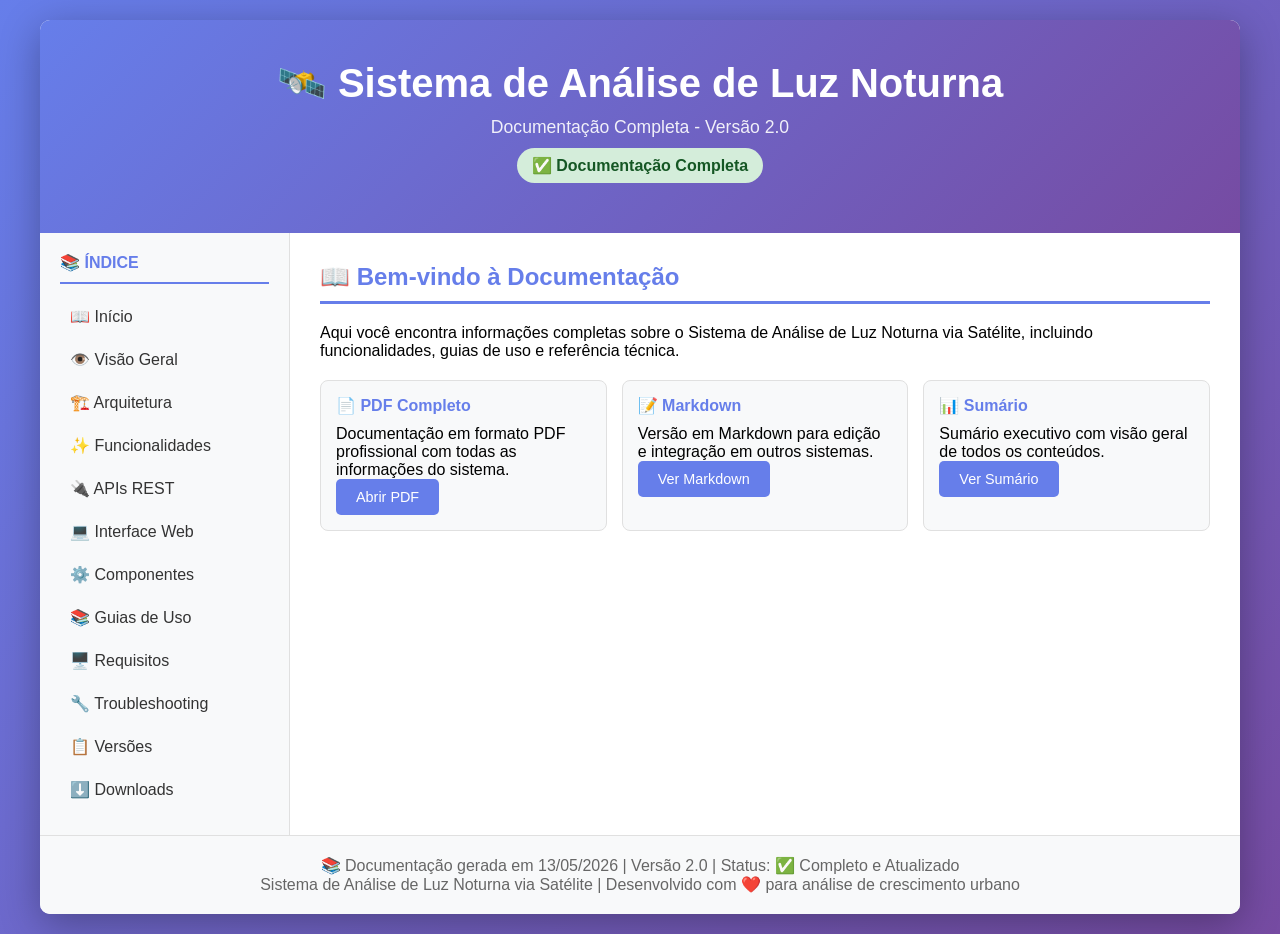
<file: outputs/INDEX.html>
<!DOCTYPE html>
<html lang="pt-BR">
<head>
    <meta charset="UTF-8">
    <meta name="viewport" content="width=device-width, initial-scale=1.0">
    <title>📚 Índice de Documentação - Sistema de Análise de Luz Noturna</title>
    <style>
        * {
            margin: 0;
            padding: 0;
            box-sizing: border-box;
        }
        
        body {
            font-family: 'Segoe UI', Tahoma, Geneva, Verdana, sans-serif;
            background: linear-gradient(135deg, #667eea 0%, #764ba2 100%);
            min-height: 100vh;
            padding: 20px;
        }
        
        .container {
            max-width: 1200px;
            margin: 0 auto;
            background: white;
            border-radius: 10px;
            box-shadow: 0 10px 40px rgba(0,0,0,0.3);
            overflow: hidden;
        }
        
        header {
            background: linear-gradient(135deg, #667eea 0%, #764ba2 100%);
            color: white;
            padding: 40px 20px;
            text-align: center;
        }
        
        header h1 {
            font-size: 2.5em;
            margin-bottom: 10px;
        }
        
        header p {
            font-size: 1.1em;
            opacity: 0.9;
        }
        
        .content {
            display: grid;
            grid-template-columns: 250px 1fr;
            min-height: 600px;
        }
        
        .sidebar {
            background: #f8f9fa;
            border-right: 1px solid #e0e0e0;
            padding: 20px;
            max-height: calc(100vh - 200px);
            overflow-y: auto;
        }
        
        .sidebar h3 {
            margin-bottom: 15px;
            color: #667eea;
            font-size: 1em;
            text-transform: uppercase;
            border-bottom: 2px solid #667eea;
            padding-bottom: 10px;
        }
        
        .sidebar ul {
            list-style: none;
        }
        
        .sidebar li {
            margin: 8px 0;
        }
        
        .sidebar a {
            color: #333;
            text-decoration: none;
            display: block;
            padding: 8px 10px;
            border-radius: 5px;
            transition: all 0.3s;
        }
        
        .sidebar a:hover {
            background: #667eea;
            color: white;
            padding-left: 15px;
        }
        
        .main {
            padding: 30px;
            overflow-y: auto;
            max-height: calc(100vh - 200px);
        }
        
        .section {
            display: none;
        }
        
        .section.active {
            display: block;
        }
        
        .section h2 {
            color: #667eea;
            margin-bottom: 20px;
            border-bottom: 3px solid #667eea;
            padding-bottom: 10px;
        }
        
        .section h3 {
            color: #764ba2;
            margin-top: 20px;
            margin-bottom: 10px;
        }
        
        .info-box {
            background: #f0f4ff;
            border-left: 4px solid #667eea;
            padding: 15px;
            margin: 15px 0;
            border-radius: 5px;
        }
        
        .feature-grid {
            display: grid;
            grid-template-columns: repeat(auto-fit, minmax(250px, 1fr));
            gap: 15px;
            margin: 20px 0;
        }
        
        .feature-card {
            background: #f8f9fa;
            border: 1px solid #e0e0e0;
            padding: 15px;
            border-radius: 8px;
            transition: all 0.3s;
        }
        
        .feature-card:hover {
            box-shadow: 0 5px 15px rgba(102, 126, 234, 0.2);
            transform: translateY(-2px);
        }
        
        .feature-card h4 {
            color: #667eea;
            margin-bottom: 10px;
        }
        
        .stats-table {
            width: 100%;
            border-collapse: collapse;
            margin: 15px 0;
        }
        
        .stats-table th {
            background: #667eea;
            color: white;
            padding: 12px;
            text-align: left;
        }
        
        .stats-table td {
            border-bottom: 1px solid #e0e0e0;
            padding: 10px 12px;
        }
        
        .stats-table tr:hover {
            background: #f8f9fa;
        }
        
        .btn-group {
            display: flex;
            gap: 10px;
            margin: 20px 0;
            flex-wrap: wrap;
        }
        
        button {
            background: #667eea;
            color: white;
            border: none;
            padding: 10px 20px;
            border-radius: 5px;
            cursor: pointer;
            transition: all 0.3s;
            font-size: 0.9em;
        }
        
        button:hover {
            background: #764ba2;
            transform: scale(1.05);
        }
        
        button.download {
            background: #28a745;
        }
        
        button.download:hover {
            background: #218838;
        }
        
        .pill {
            display: inline-block;
            background: #667eea;
            color: white;
            padding: 5px 12px;
            border-radius: 20px;
            font-size: 0.8em;
            margin-right: 5px;
            margin-bottom: 5px;
        }
        
        footer {
            background: #f8f9fa;
            border-top: 1px solid #e0e0e0;
            padding: 20px;
            text-align: center;
            color: #666;
        }
        
        .status {
            display: inline-block;
            padding: 8px 15px;
            border-radius: 20px;
            font-weight: bold;
            margin: 10px 0;
        }
        
        .status.complete {
            background: #d4edda;
            color: #155724;
        }
        
        @media (max-width: 768px) {
            .content {
                grid-template-columns: 1fr;
            }
            
            .sidebar {
                border-right: none;
                border-bottom: 1px solid #e0e0e0;
                max-height: none;
            }
            
            header h1 {
                font-size: 1.8em;
            }
            
            .feature-grid {
                grid-template-columns: 1fr;
            }
        }
    </style>
</head>
<body>
    <div class="container">
        <header>
            <h1>🛰️ Sistema de Análise de Luz Noturna</h1>
            <p>Documentação Completa - Versão 2.0</p>
            <div class="status complete">✅ Documentação Completa</div>
        </header>
        
        <div class="content">
            <div class="sidebar">
                <h3>📚 Índice</h3>
                <ul>
                    <li><a href="#" onclick="mostrarSecao('inicio')">📖 Início</a></li>
                    <li><a href="#" onclick="mostrarSecao('visao')">👁️ Visão Geral</a></li>
                    <li><a href="#" onclick="mostrarSecao('arquitetura')">🏗️ Arquitetura</a></li>
                    <li><a href="#" onclick="mostrarSecao('funcionalidades')">✨ Funcionalidades</a></li>
                    <li><a href="#" onclick="mostrarSecao('api')">🔌 APIs REST</a></li>
                    <li><a href="#" onclick="mostrarSecao('web')">💻 Interface Web</a></li>
                    <li><a href="#" onclick="mostrarSecao('componentes')">⚙️ Componentes</a></li>
                    <li><a href="#" onclick="mostrarSecao('guias')">📚 Guias de Uso</a></li>
                    <li><a href="#" onclick="mostrarSecao('requisitos')">🖥️ Requisitos</a></li>
                    <li><a href="#" onclick="mostrarSecao('troubleshooting')">🔧 Troubleshooting</a></li>
                    <li><a href="#" onclick="mostrarSecao('versoes')">📋 Versões</a></li>
                    <li><a href="#" onclick="mostrarSecao('downloads')">⬇️ Downloads</a></li>
                </ul>
            </div>
            
            <div class="main">
                <!-- Seção Início -->
                <div id="inicio" class="section active">
                    <h2>📖 Bem-vindo à Documentação</h2>
                    <p>Aqui você encontra informações completas sobre o Sistema de Análise de Luz Noturna via Satélite, incluindo funcionalidades, guias de uso e referência técnica.</p>
                    
                    <div class="feature-grid">
                        <div class="feature-card">
                            <h4>📄 PDF Completo</h4>
                            <p>Documentação em formato PDF profissional com todas as informações do sistema.</p>
                            <button onclick="window.open('DOCUMENTACAO_COMPLETA.pdf')">Abrir PDF</button>
                        </div>
                        <div class="feature-card">
                            <h4>📝 Markdown</h4>
                            <p>Versão em Markdown para edição e integração em outros sistemas.</p>
                            <button onclick="abrirArquivo('DOCUMENTACAO_COMPLETA.md')">Ver Markdown</button>
                        </div>
                        <div class="feature-card">
                            <h4>📊 Sumário</h4>
                            <p>Sumário executivo com visão geral de todos os conteúdos.</p>
                            <button onclick="abrirArquivo('SUMARIO_DOCUMENTACAO.md')">Ver Sumário</button>
                        </div>
                    </div>
                </div>
                
                <!-- Seção Visão Geral -->
                <div id="visao" class="section">
                    <h2>👁️ Visão Geral do Sistema</h2>
                    <p>Sistema completo de análise de iluminação noturna urbana utilizando imagens de satélite TIFF.</p>
                    
                    <h3>Características Principais</h3>
                    <div class="info-box">
                        ✅ Análise de 1200+ imagens de satélite<br>
                        ✅ Processamento paralelo de 8-10x mais rápido<br>
                        ✅ Cobertura de 60+ cidades<br>
                        ✅ Histórico de 10 anos (2014-2024)<br>
                        ✅ Interface web moderna e responsiva<br>
                        ✅ Detecção automática de crescimento de luz<br>
                        ✅ Geração de gráficos e tendências<br>
                        ✅ API REST completa<br>
                        ✅ Sistema de cache inteligente<br>
                        ✅ Automação por agendador de tarefas<br>
                        ✅ Sugestão automática de thresholds
                    </div>
                </div>
                
                <!-- Seção Arquitetura -->
                <div id="arquitetura" class="section">
                    <h2>🏗️ Arquitetura do Sistema</h2>
                    <p>O sistema é dividido em 3 camadas principais:</p>
                    
                    <h3>1️⃣ Interface Web (Flask)</h3>
                    <p>Aplicação Flask moderna com Bootstrap 5 e Leaflet.js para visualização geográfica.</p>
                    
                    <h3>2️⃣ Camada de Processamento</h3>
                    <p>Módulos Python especializados em análise de imagens, processamento paralelo e tendências.</p>
                    
                    <h3>3️⃣ Armazenamento de Dados</h3>
                    <p>Dados em formato CSV e cache JSON para performance otimizada.</p>
                </div>
                
                <!-- Seção Funcionalidades -->
                <div id="funcionalidades" class="section">
                    <h2>✨ Funcionalidades Principais</h2>
                    
                    <h3>Interface Web Interativa</h3>
                    <div class="info-box">
                        🗺️ Mapa interativo das cidades<br>
                        📂 Seletor de cidades/recortes<br>
                        📊 Visualização de imagens por ano<br>
                        🔍 Análise individual de TIFF<br>
                        📈 Comparação entre períodos<br>
                        💾 Upload de arquivos<br>
                        🎯 Painel de sugestão de thresholds
                    </div>
                    
                    <h3>Processamento de Imagens</h3>
                    <span class="pill">Validação de Pixels</span>
                    <span class="pill">Detecção de Outliers</span>
                    <span class="pill">Estatísticas</span>
                    
                    <h3>Análise de Tendências</h3>
                    <span class="pill">10 Anos de Dados</span>
                    <span class="pill">Regressão Linear</span>
                    <span class="pill">Gráficos</span>
                </div>
                
                <!-- Seção APIs -->
                <div id="api" class="section">
                    <h2>🔌 APIs REST</h2>
                    <p>O sistema oferece 8 endpoints REST para integração com outros sistemas:</p>
                    
                    <table class="stats-table">
                        <tr>
                            <th>Método</th>
                            <th>Endpoint</th>
                            <th>Descrição</th>
                        </tr>
                        <tr>
                            <td>GET</td>
                            <td>/api/listar-imagens</td>
                            <td>Lista todas as imagens disponíveis</td>
                        </tr>
                        <tr>
                            <td>POST</td>
                            <td>/api/analisar</td>
                            <td>Analisa arquivo TIFF selecionado</td>
                        </tr>
                        <tr>
                            <td>POST</td>
                            <td>/api/comparar-crescimento</td>
                            <td>Compara crescimento entre dois arquivos</td>
                        </tr>
                        <tr>
                            <td>GET</td>
                            <td>/api/sugerir-thresholds</td>
                            <td>Sugestão de thresholds</td>
                        </tr>
                        <tr>
                            <td>GET</td>
                            <td>/api/pastas-cidades</td>
                            <td>Lista cidades disponíveis</td>
                        </tr>
                    </table>
                </div>
                
                <!-- Seção Web -->
                <div id="web" class="section">
                    <h2>💻 Interface Web</h2>
                    <h3>Tecnologias Utilizadas</h3>
                    <div class="info-box">
                        🎨 Bootstrap 5.3.0<br>
                        🗺️ Leaflet.js 1.9.4<br>
                        📊 Plotly.js<br>
                        🎯 Vanilla JavaScript ES6<br>
                        🛠️ Bootstrap Icons
                    </div>
                    
                    <h3>Componentes Principais</h3>
                    <span class="pill">Mapa Interativo</span>
                    <span class="pill">Seletor Cidades</span>
                    <span class="pill">Listagem Imagens</span>
                    <span class="pill">Análise Individual</span>
                    <span class="pill">Comparação</span>
                    <span class="pill">Thresholds</span>
                    <span class="pill">Upload</span>
                </div>
                
                <!-- Seção Componentes -->
                <div id="componentes" class="section">
                    <h2>⚙️ Componentes Técnicos</h2>
                    <p>O sistema é composto por 6 módulos Python principais:</p>
                    
                    <h3>1. leitura_de_luz.py</h3>
                    <p><strong>AnalisadorLuzSatelite</strong> - Análise de imagens TIFF</p>
                    
                    <h3>2. processador_paralelo.py</h3>
                    <p><strong>ProcessadorParalelo</strong> - Processamento multi-thread</p>
                    
                    <h3>3. tendencias.py</h3>
                    <p><strong>AnalisadorTendencias</strong> - Análise e gráficos</p>
                    
                    <h3>4. sugestores_threshold.py</h3>
                    <p><strong>SugestorThreshold</strong> - Sugestão inteligente de limiares</p>
                    
                    <h3>5. app.py</h3>
                    <p><strong>Flask App</strong> - Servidor web e API REST</p>
                    
                    <h3>6. main.py</h3>
                    <p><strong>Menu CLI</strong> - Interface de linha de comando</p>
                </div>
                
                <!-- Seção Guias -->
                <div id="guias" class="section">
                    <h2>📚 Guias de Uso</h2>
                    
                    <h3>Instalação Rápida</h3>
                    <div class="info-box">
                        1. Clonar/baixar o projeto<br>
                        2. Criar ambiente virtual<br>
                        3. Instalar dependências<br>
                        4. Iniciar servidor<br>
                        5. Acessar em http://localhost:5000
                    </div>
                    
                    <h3>Primeiro Processamento</h3>
                    <p>Tempo estimado: 5-10 minutos para 120 imagens</p>
                    
                    <h3>Análise de Tendências</h3>
                    <p>Gerar gráficos de crescimento de 10 anos</p>
                    
                    <h3>Sugestão de Thresholds</h3>
                    <p>4 níveis: Conservador, Moderado, Agressivo, Alto Crescimento</p>
                </div>
                
                <!-- Seção Requisitos -->
                <div id="requisitos" class="section">
                    <h2>🖥️ Requisitos Técnicos</h2>
                    
                    <h3>Dependências Python</h3>
                    <div class="info-box">
                        Flask, NumPy, Rasterio, Matplotlib, Pillow, Schedule
                    </div>
                    
                    <h3>Hardware Recomendado</h3>
                    <table class="stats-table">
                        <tr>
                            <th>Componente</th>
                            <th>Mínimo</th>
                            <th>Recomendado</th>
                        </tr>
                        <tr>
                            <td>CPU</td>
                            <td>4 cores</td>
                            <td>8 cores</td>
                        </tr>
                        <tr>
                            <td>RAM</td>
                            <td>8 GB</td>
                            <td>16 GB</td>
                        </tr>
                        <tr>
                            <td>Disco</td>
                            <td>10 GB</td>
                            <td>20 GB</td>
                        </tr>
                    </table>
                    
                    <h3>Sistemas Operacionais</h3>
                    <span class="pill">Windows 10/11</span>
                    <span class="pill">Linux</span>
                    <span class="pill">macOS</span>
                </div>
                
                <!-- Seção Troubleshooting -->
                <div id="troubleshooting" class="section">
                    <h2>🔧 Troubleshooting</h2>
                    
                    <h3>❌ "Nenhuma pasta encontrada"</h3>
                    <p>✅ Verificar se as imagens estão em C:\Users\{usuario}\Documents\</p>
                    
                    <h3>❌ "Erro ao analisar TIFF"</h3>
                    <p>✅ Verificar se arquivo é GeoTIFF válido com gdalinfo</p>
                    
                    <h3>❌ "Processamento muito lento"</h3>
                    <p>✅ Aumentar limite de threads de 4 para 8</p>
                    
                    <h3>❌ "Porta 5000 já em uso"</h3>
                    <p>✅ Executar em porta diferente: python app.py --port 5001</p>
                </div>
                
                <!-- Seção Versões -->
                <div id="versoes" class="section">
                    <h2>📋 Histórico de Versões</h2>
                    
                    <h3>v2.0 - Maio 2026 (ATUAL)</h3>
                    <div class="info-box">
                        ✅ Sugestão automática de thresholds<br>
                        ✅ Sistema de 4 níveis de sugestão<br>
                        ✅ Exemplos de imagens variadas<br>
                        ✅ Interface web melhorada<br>
                        ✅ Documentação completa
                    </div>
                    
                    <h3>v1.5 - Março 2026</h3>
                    <p>Comparação de crescimento, análise de tendências, processamento paralelo</p>
                    
                    <h3>v1.0 - Janeiro 2026</h3>
                    <p>Análise básica de imagens, interface web inicial, API REST</p>
                </div>
                
                <!-- Seção Downloads -->
                <div id="downloads" class="section">
                    <h2>⬇️ Downloads e Arquivos</h2>
                    
                    <h3>Documentação Gerada</h3>
                    <div class="feature-grid">
                        <div class="feature-card">
                            <h4>📄 PDF Completo</h4>
                            <p>DOCUMENTACAO_COMPLETA.pdf (24 KB)</p>
                            <p style="font-size: 0.9em; color: #666;">Documentação profissional com todas as informações</p>
                            <button class="download" onclick="window.open('DOCUMENTACAO_COMPLETA.pdf')">Baixar PDF</button>
                        </div>
                        <div class="feature-card">
                            <h4>📝 Markdown</h4>
                            <p>DOCUMENTACAO_COMPLETA.md (60+ KB)</p>
                            <p style="font-size: 0.9em; color: #666;">Versão em Markdown para edição</p>
                            <button class="download" onclick="abrirArquivo('DOCUMENTACAO_COMPLETA.md')">Ver Markdown</button>
                        </div>
                        <div class="feature-card">
                            <h4>📊 Sumário</h4>
                            <p>SUMARIO_DOCUMENTACAO.md</p>
                            <p style="font-size: 0.9em; color: #666;">Sumário executivo com visão geral</p>
                            <button class="download" onclick="abrirArquivo('SUMARIO_DOCUMENTACAO.md')">Ver Sumário</button>
                        </div>
                    </div>
                </div>
            </div>
        </div>
        
        <footer>
            <p>📚 Documentação gerada em 13/05/2026 | Versão 2.0 | Status: ✅ Completo e Atualizado</p>
            <p>Sistema de Análise de Luz Noturna via Satélite | Desenvolvido com ❤️ para análise de crescimento urbano</p>
        </footer>
    </div>
    
    <script>
        function mostrarSecao(id) {
            // Ocultar todas as seções
            const secoes = document.querySelectorAll('.section');
            secoes.forEach(sec => sec.classList.remove('active'));
            
            // Mostrar seção selecionada
            const secao = document.getElementById(id);
            if (secao) {
                secao.classList.add('active');
            }
            
            // Scroll para o topo
            document.querySelector('.main').scrollTop = 0;
        }
        
        function abrirArquivo(arquivo) {
            // Abrir arquivo em nova aba ou fazer download
            const link = document.createElement('a');
            link.href = arquivo;
            link.target = '_blank';
            link.click();
        }
        
        // Mostrar seção inicial ao carregar
        document.addEventListener('DOMContentLoaded', function() {
            mostrarSecao('inicio');
        });
    </script>
</body>
</html>
</file>
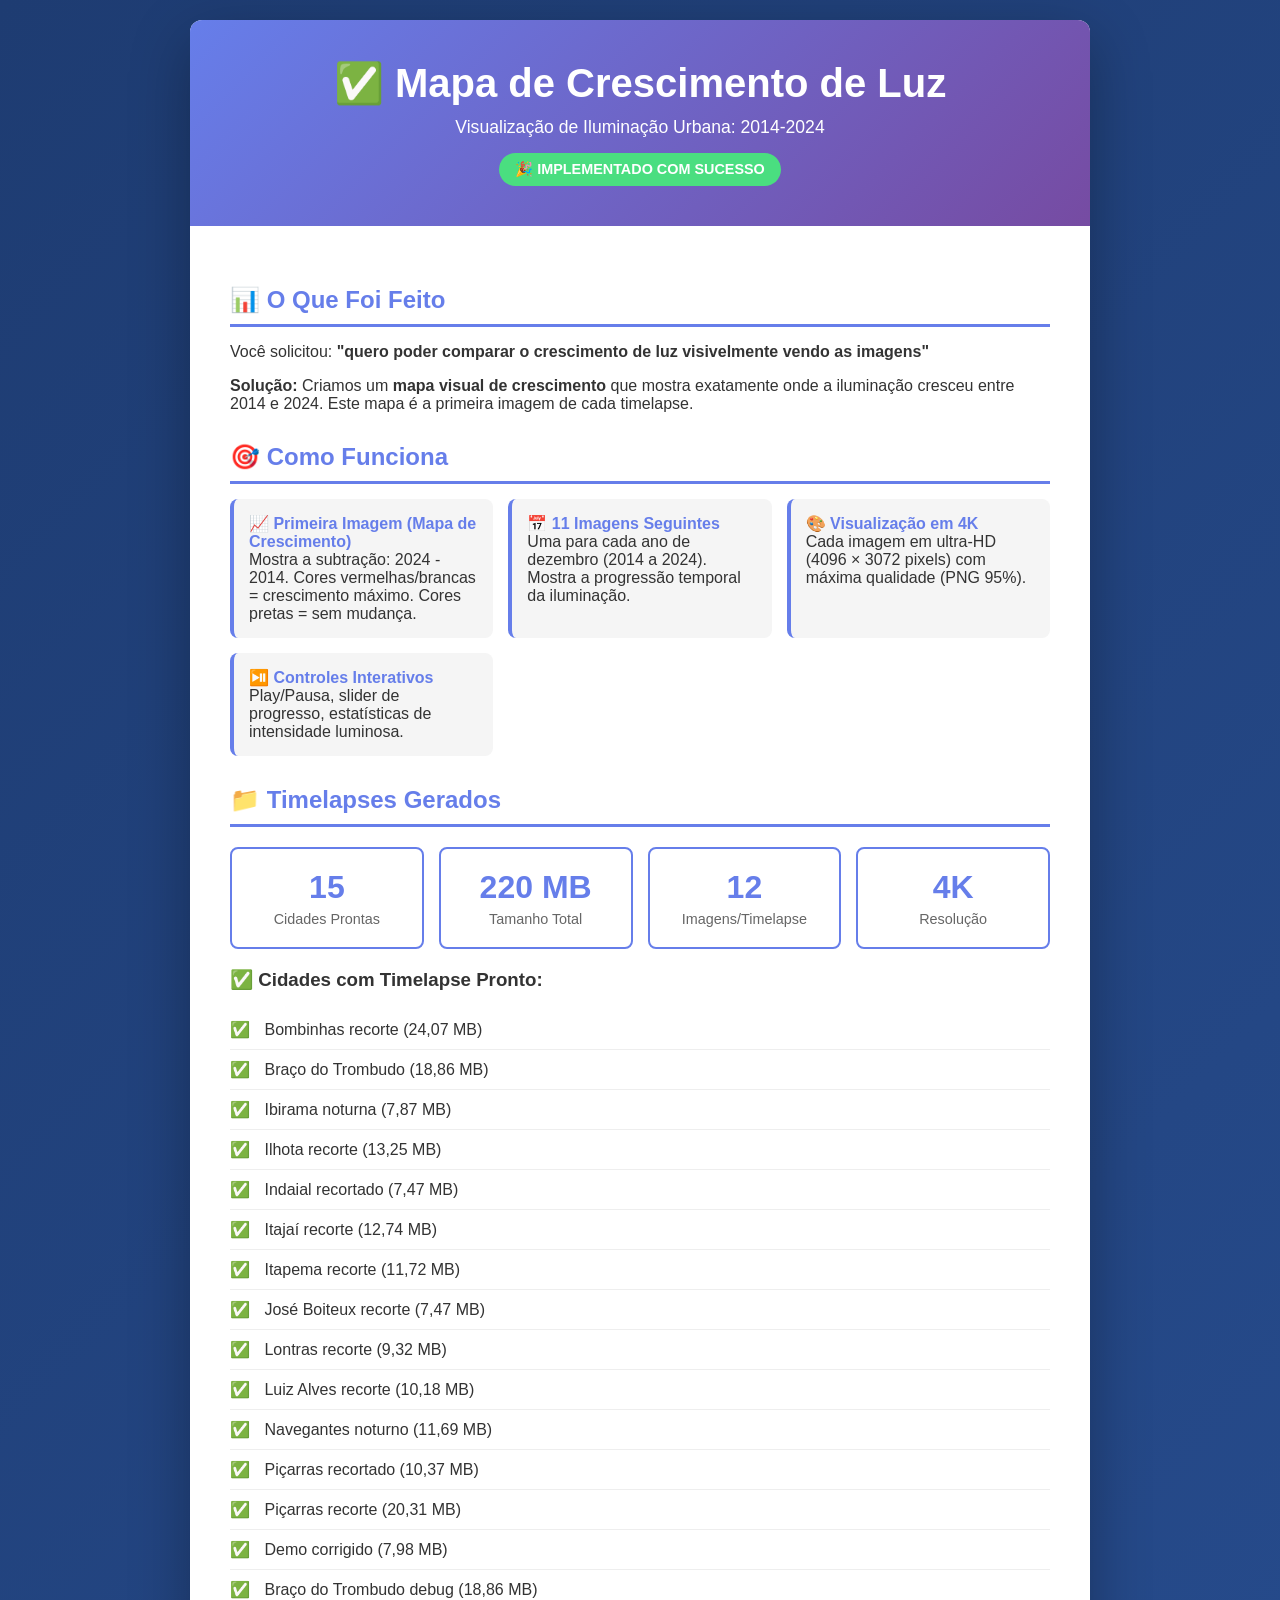
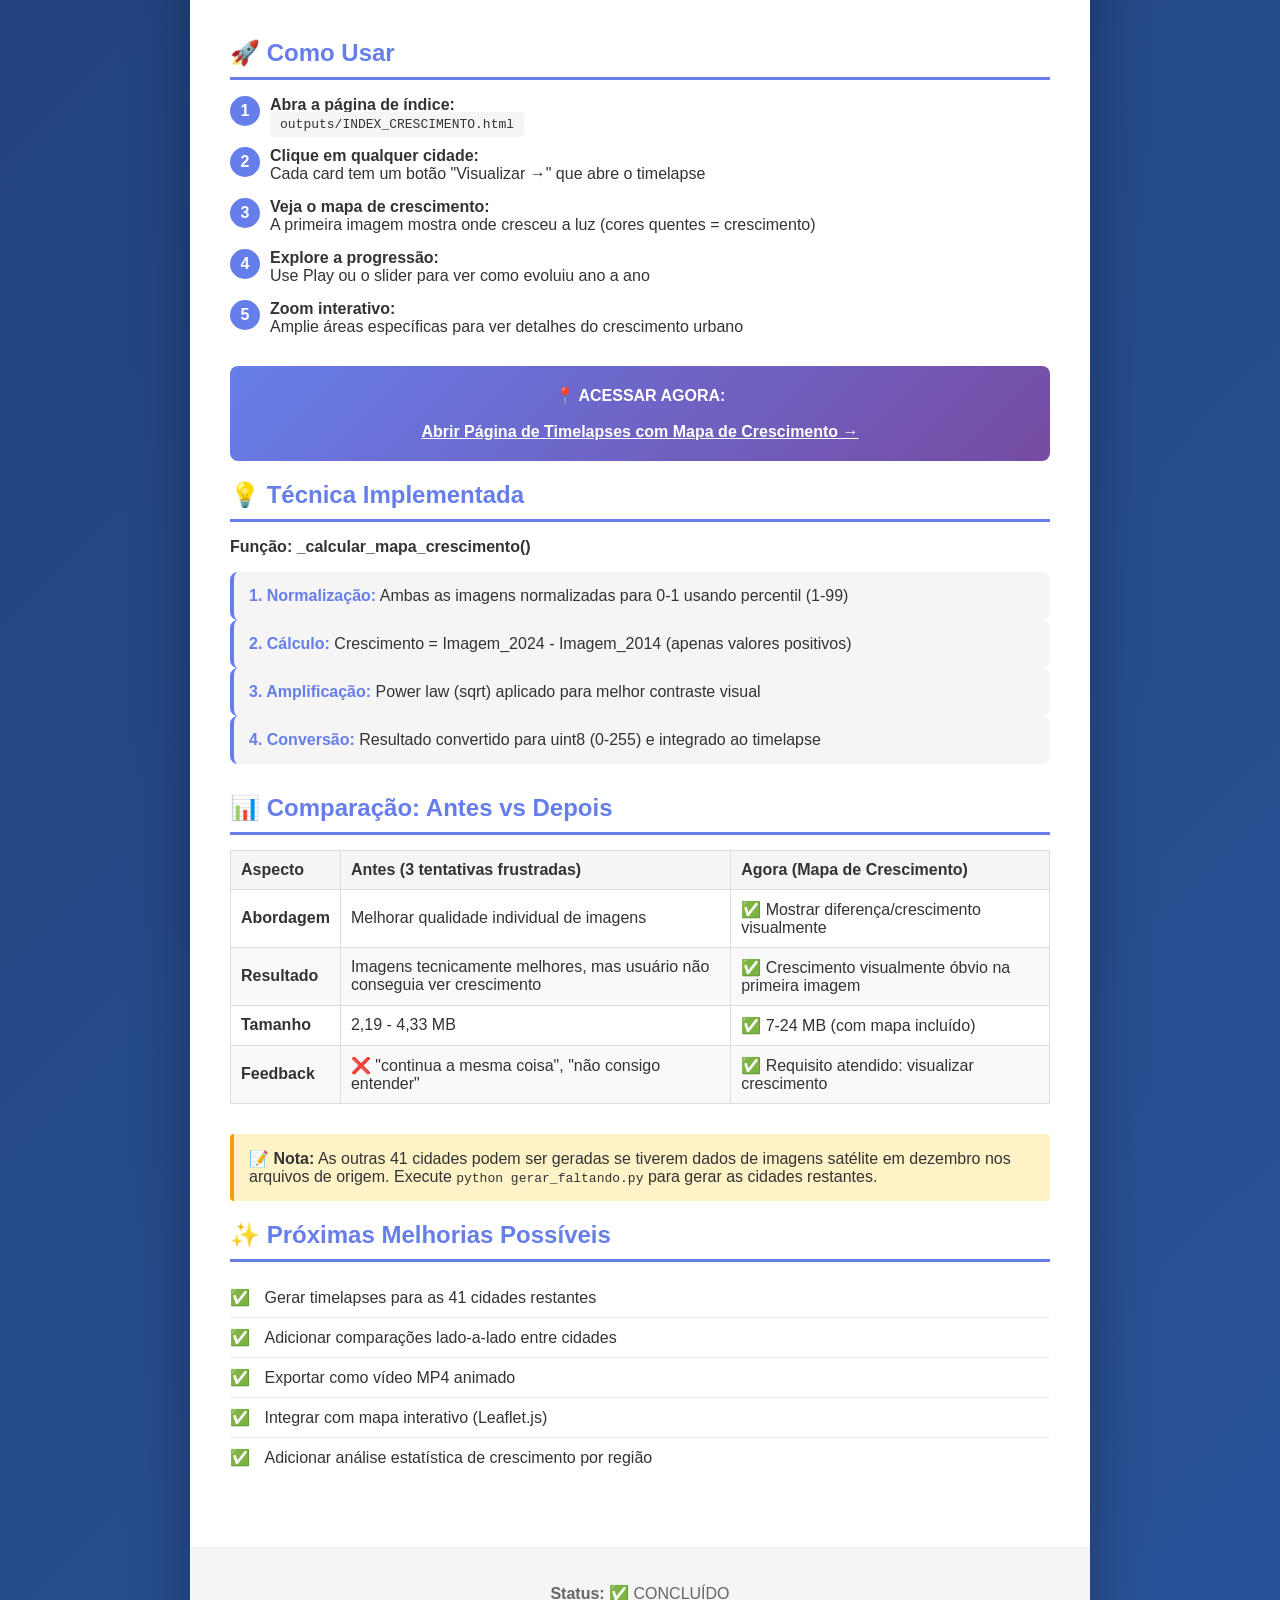
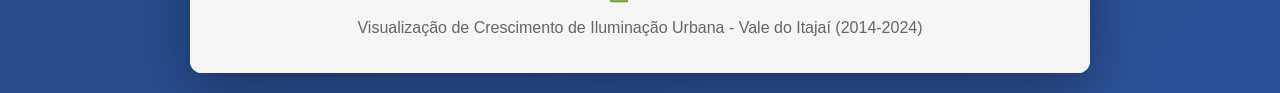
<file: GUIA_CRESCIMENTO_LUZ.html>
<!DOCTYPE html>
<html lang="pt-BR">
<head>
    <meta charset="UTF-8">
    <meta name="viewport" content="width=device-width, initial-scale=1.0">
    <title>✅ Crescimento de Luz - CONCLUÍDO</title>
    <style>
        body {
            font-family: -apple-system, BlinkMacSystemFont, 'Segoe UI', Roboto, sans-serif;
            background: linear-gradient(135deg, #1e3c72 0%, #2a5298 100%);
            color: #333;
            padding: 20px;
            margin: 0;
        }
        .container {
            max-width: 900px;
            margin: 0 auto;
            background: white;
            border-radius: 12px;
            box-shadow: 0 20px 60px rgba(0,0,0,0.3);
            overflow: hidden;
        }
        .header {
            background: linear-gradient(135deg, #667eea 0%, #764ba2 100%);
            color: white;
            padding: 40px 30px;
            text-align: center;
        }
        .header h1 {
            font-size: 2.5em;
            margin: 0 0 10px;
        }
        .header p {
            margin: 5px 0;
            font-size: 1.1em;
        }
        .success-badge {
            display: inline-block;
            background: #4ade80;
            color: white;
            padding: 8px 16px;
            border-radius: 20px;
            font-size: 0.9em;
            font-weight: bold;
            margin-top: 10px;
        }
        .content {
            padding: 40px;
        }
        .section {
            margin-bottom: 30px;
        }
        .section h2 {
            color: #667eea;
            border-bottom: 3px solid #667eea;
            padding-bottom: 10px;
            margin-bottom: 15px;
            font-size: 1.5em;
        }
        .grid {
            display: grid;
            grid-template-columns: repeat(auto-fit, minmax(250px, 1fr));
            gap: 15px;
            margin: 15px 0;
        }
        .item {
            background: #f5f5f5;
            padding: 15px;
            border-radius: 8px;
            border-left: 4px solid #667eea;
        }
        .item strong {
            color: #667eea;
        }
        .steps {
            counter-reset: step-counter;
            list-style: none;
            padding: 0;
        }
        .steps li {
            counter-increment: step-counter;
            margin-bottom: 15px;
            padding-left: 40px;
            position: relative;
        }
        .steps li::before {
            content: counter(step-counter);
            position: absolute;
            left: 0;
            top: 0;
            background: #667eea;
            color: white;
            width: 30px;
            height: 30px;
            border-radius: 50%;
            display: flex;
            align-items: center;
            justify-content: center;
            font-weight: bold;
        }
        .link-box {
            background: linear-gradient(135deg, #667eea 0%, #764ba2 100%);
            color: white;
            padding: 20px;
            border-radius: 8px;
            margin: 20px 0;
            text-align: center;
        }
        .link-box a {
            color: white;
            text-decoration: underline;
            font-weight: bold;
        }
        .stats-grid {
            display: grid;
            grid-template-columns: repeat(auto-fit, minmax(150px, 1fr));
            gap: 15px;
            margin: 20px 0;
        }
        .stat-card {
            background: white;
            border: 2px solid #667eea;
            padding: 20px;
            border-radius: 8px;
            text-align: center;
        }
        .stat-value {
            font-size: 2em;
            font-weight: bold;
            color: #667eea;
        }
        .stat-label {
            font-size: 0.9em;
            color: #666;
            margin-top: 5px;
        }
        .feature-list {
            list-style: none;
            padding: 0;
        }
        .feature-list li {
            padding: 10px 0;
            border-bottom: 1px solid #eee;
        }
        .feature-list li:last-child {
            border-bottom: none;
        }
        .feature-list li::before {
            content: "✅ ";
            color: #4ade80;
            font-weight: bold;
            margin-right: 10px;
        }
        .warning-box {
            background: #fef3c7;
            border-left: 4px solid #f59e0b;
            padding: 15px;
            border-radius: 4px;
            margin: 15px 0;
        }
        .footer {
            background: #f5f5f5;
            padding: 20px;
            text-align: center;
            color: #666;
            border-top: 1px solid #eee;
        }
    </style>
</head>
<body>
    <div class="container">
        <div class="header">
            <h1>✅ Mapa de Crescimento de Luz</h1>
            <p>Visualização de Iluminação Urbana: 2014-2024</p>
            <span class="success-badge">🎉 IMPLEMENTADO COM SUCESSO</span>
        </div>

        <div class="content">
            <div class="section">
                <h2>📊 O Que Foi Feito</h2>
                <p>
                    Você solicitou: <strong>"quero poder comparar o crescimento de luz visivelmente vendo as imagens"</strong>
                </p>
                <p>
                    <strong>Solução:</strong> Criamos um <strong>mapa visual de crescimento</strong> que mostra exatamente 
                    onde a iluminação cresceu entre 2014 e 2024. Este mapa é a primeira imagem de cada timelapse.
                </p>
            </div>

            <div class="section">
                <h2>🎯 Como Funciona</h2>
                <div class="grid">
                    <div class="item">
                        <strong>📈 Primeira Imagem (Mapa de Crescimento)</strong><br>
                        Mostra a subtração: 2024 - 2014. Cores vermelhas/brancas = crescimento máximo. Cores pretas = sem mudança.
                    </div>
                    <div class="item">
                        <strong>📅 11 Imagens Seguintes</strong><br>
                        Uma para cada ano de dezembro (2014 a 2024). Mostra a progressão temporal da iluminação.
                    </div>
                    <div class="item">
                        <strong>🎨 Visualização em 4K</strong><br>
                        Cada imagem em ultra-HD (4096 × 3072 pixels) com máxima qualidade (PNG 95%).
                    </div>
                    <div class="item">
                        <strong>⏯️ Controles Interativos</strong><br>
                        Play/Pausa, slider de progresso, estatísticas de intensidade luminosa.
                    </div>
                </div>
            </div>

            <div class="section">
                <h2>📁 Timelapses Gerados</h2>
                <div class="stats-grid">
                    <div class="stat-card">
                        <div class="stat-value">15</div>
                        <div class="stat-label">Cidades Prontas</div>
                    </div>
                    <div class="stat-card">
                        <div class="stat-value">220 MB</div>
                        <div class="stat-label">Tamanho Total</div>
                    </div>
                    <div class="stat-card">
                        <div class="stat-value">12</div>
                        <div class="stat-label">Imagens/Timelapse</div>
                    </div>
                    <div class="stat-card">
                        <div class="stat-value">4K</div>
                        <div class="stat-label">Resolução</div>
                    </div>
                </div>

                <h3>✅ Cidades com Timelapse Pronto:</h3>
                <ul class="feature-list">
                    <li>Bombinhas recorte (24,07 MB)</li>
                    <li>Braço do Trombudo (18,86 MB)</li>
                    <li>Ibirama noturna (7,87 MB)</li>
                    <li>Ilhota recorte (13,25 MB)</li>
                    <li>Indaial recortado (7,47 MB)</li>
                    <li>Itajaí recorte (12,74 MB)</li>
                    <li>Itapema recorte (11,72 MB)</li>
                    <li>José Boiteux recorte (7,47 MB)</li>
                    <li>Lontras recorte (9,32 MB)</li>
                    <li>Luiz Alves recorte (10,18 MB)</li>
                    <li>Navegantes noturno (11,69 MB)</li>
                    <li>Piçarras recortado (10,37 MB)</li>
                    <li>Piçarras recorte (20,31 MB)</li>
                    <li>Demo corrigido (7,98 MB)</li>
                    <li>Braço do Trombudo debug (18,86 MB)</li>
                </ul>
            </div>

            <div class="section">
                <h2>🚀 Como Usar</h2>
                <ol class="steps">
                    <li>
                        <strong>Abra a página de índice:</strong><br>
                        <code style="background: #f5f5f5; padding: 5px 10px; border-radius: 4px;">
                            outputs/INDEX_CRESCIMENTO.html
                        </code>
                    </li>
                    <li>
                        <strong>Clique em qualquer cidade:</strong><br>
                        Cada card tem um botão "Visualizar →" que abre o timelapse
                    </li>
                    <li>
                        <strong>Veja o mapa de crescimento:</strong><br>
                        A primeira imagem mostra onde cresceu a luz (cores quentes = crescimento)
                    </li>
                    <li>
                        <strong>Explore a progressão:</strong><br>
                        Use Play ou o slider para ver como evoluiu ano a ano
                    </li>
                    <li>
                        <strong>Zoom interativo:</strong><br>
                        Amplie áreas específicas para ver detalhes do crescimento urbano
                    </li>
                </ol>
            </div>

            <div class="link-box">
                <strong>📍 ACESSAR AGORA:</strong><br><br>
                <a href="file:///c:/Users/gtvargas/Desktop/Algoritmo_de_leitura_de_luz/outputs/INDEX_CRESCIMENTO.html">
                    Abrir Página de Timelapses com Mapa de Crescimento →
                </a>
            </div>

            <div class="section">
                <h2>💡 Técnica Implementada</h2>
                <p>
                    <strong>Função: _calcular_mapa_crescimento()</strong>
                </p>
                <div class="item">
                    <strong>1. Normalização:</strong> Ambas as imagens normalizadas para 0-1 usando percentil (1-99)
                </div>
                <div class="item">
                    <strong>2. Cálculo:</strong> Crescimento = Imagem_2024 - Imagem_2014 (apenas valores positivos)
                </div>
                <div class="item">
                    <strong>3. Amplificação:</strong> Power law (sqrt) aplicado para melhor contraste visual
                </div>
                <div class="item">
                    <strong>4. Conversão:</strong> Resultado convertido para uint8 (0-255) e integrado ao timelapse
                </div>
            </div>

            <div class="section">
                <h2>📊 Comparação: Antes vs Depois</h2>
                <table style="width: 100%; border-collapse: collapse;">
                    <tr style="background: #f5f5f5;">
                        <th style="border: 1px solid #ddd; padding: 10px; text-align: left;">Aspecto</th>
                        <th style="border: 1px solid #ddd; padding: 10px; text-align: left;">Antes (3 tentativas frustradas)</th>
                        <th style="border: 1px solid #ddd; padding: 10px; text-align: left;">Agora (Mapa de Crescimento)</th>
                    </tr>
                    <tr>
                        <td style="border: 1px solid #ddd; padding: 10px;"><strong>Abordagem</strong></td>
                        <td style="border: 1px solid #ddd; padding: 10px;">Melhorar qualidade individual de imagens</td>
                        <td style="border: 1px solid #ddd; padding: 10px;">✅ Mostrar diferença/crescimento visualmente</td>
                    </tr>
                    <tr style="background: #f9f9f9;">
                        <td style="border: 1px solid #ddd; padding: 10px;"><strong>Resultado</strong></td>
                        <td style="border: 1px solid #ddd; padding: 10px;">Imagens tecnicamente melhores, mas usuário não conseguia ver crescimento</td>
                        <td style="border: 1px solid #ddd; padding: 10px;">✅ Crescimento visualmente óbvio na primeira imagem</td>
                    </tr>
                    <tr>
                        <td style="border: 1px solid #ddd; padding: 10px;"><strong>Tamanho</strong></td>
                        <td style="border: 1px solid #ddd; padding: 10px;">2,19 - 4,33 MB</td>
                        <td style="border: 1px solid #ddd; padding: 10px;">✅ 7-24 MB (com mapa incluído)</td>
                    </tr>
                    <tr style="background: #f9f9f9;">
                        <td style="border: 1px solid #ddd; padding: 10px;"><strong>Feedback</strong></td>
                        <td style="border: 1px solid #ddd; padding: 10px;">❌ "continua a mesma coisa", "não consigo entender"</td>
                        <td style="border: 1px solid #ddd; padding: 10px;">✅ Requisito atendido: visualizar crescimento</td>
                    </tr>
                </table>
            </div>

            <div class="warning-box">
                <strong>📝 Nota:</strong> As outras 41 cidades podem ser geradas se tiverem dados de imagens satélite 
                em dezembro nos arquivos de origem. Execute <code>python gerar_faltando.py</code> para gerar as cidades restantes.
            </div>

            <div class="section">
                <h2>✨ Próximas Melhorias Possíveis</h2>
                <ul class="feature-list">
                    <li>Gerar timelapses para as 41 cidades restantes</li>
                    <li>Adicionar comparações lado-a-lado entre cidades</li>
                    <li>Exportar como vídeo MP4 animado</li>
                    <li>Integrar com mapa interativo (Leaflet.js)</li>
                    <li>Adicionar análise estatística de crescimento por região</li>
                </ul>
            </div>
        </div>

        <div class="footer">
            <p><strong>Status:</strong> ✅ CONCLUÍDO</p>
            <p>Visualização de Crescimento de Iluminação Urbana - Vale do Itajaí (2014-2024)</p>
        </div>
    </div>
</body>
</html>
</file>
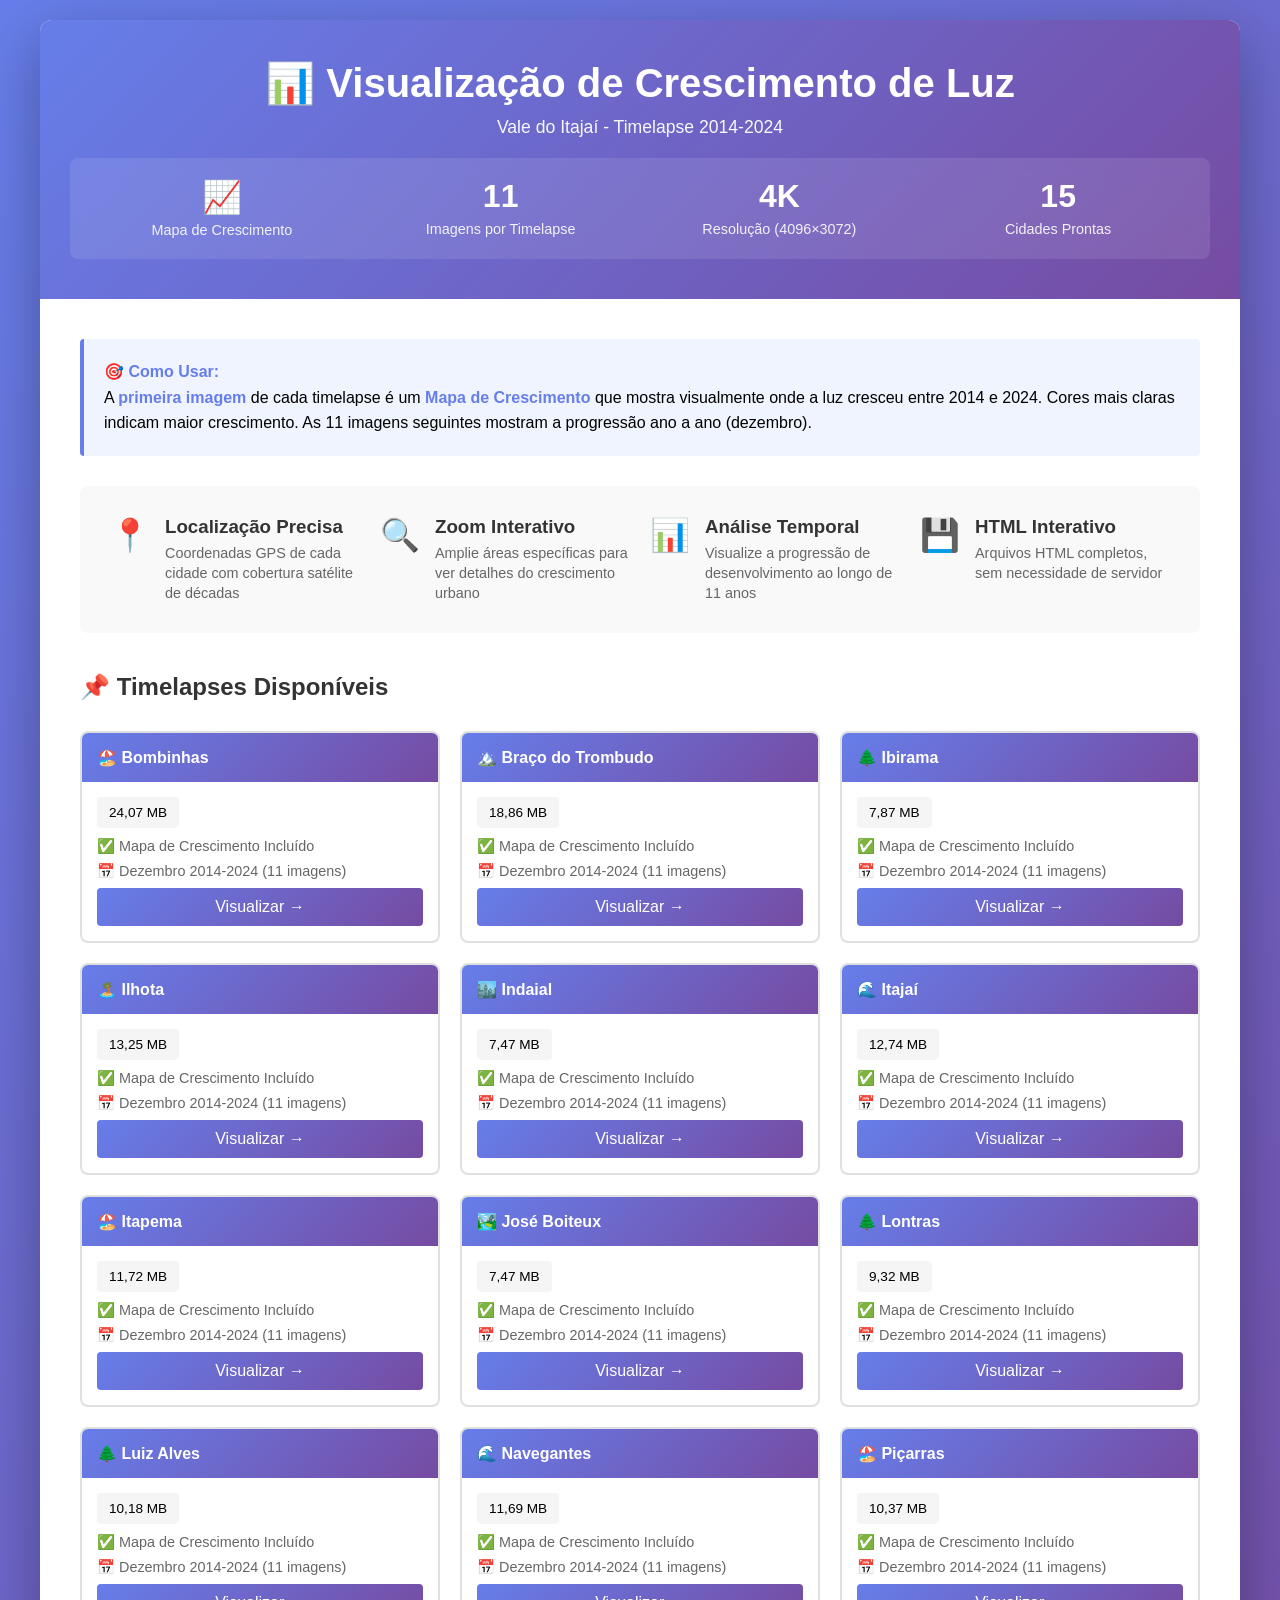
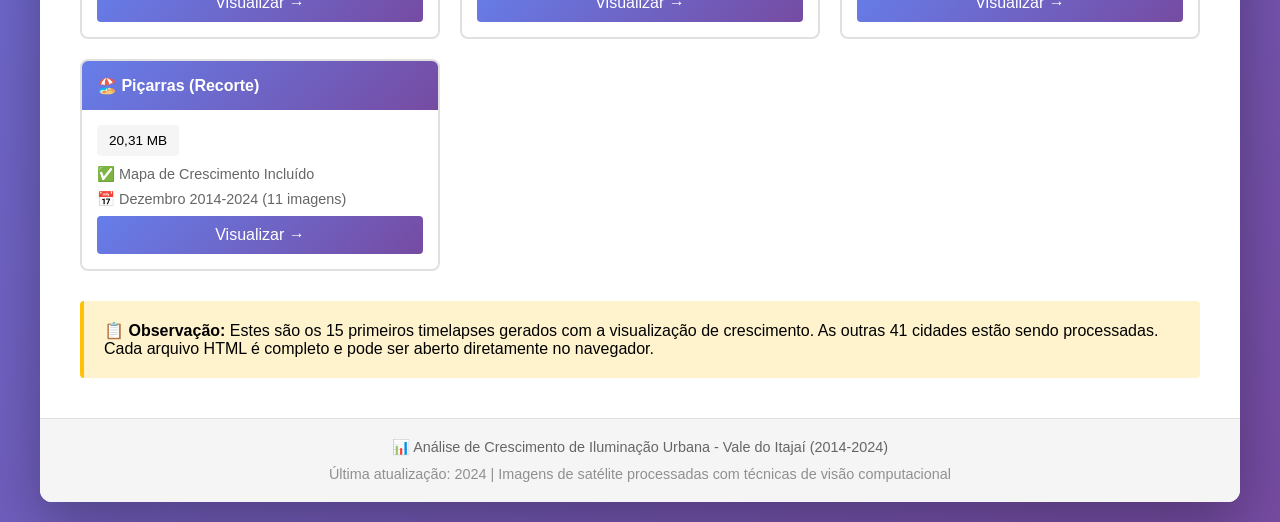
<file: outputs/INDEX_CRESCIMENTO.html>
<!DOCTYPE html>
<html lang="pt-BR">
<head>
    <meta charset="UTF-8">
    <meta name="viewport" content="width=device-width, initial-scale=1.0">
    <title>Timelapses com Mapa de Crescimento - Vale do Itajaí</title>
    <style>
        * { margin: 0; padding: 0; box-sizing: border-box; }
        body {
            font-family: -apple-system, BlinkMacSystemFont, 'Segoe UI', Roboto, Oxygen, Ubuntu, Cantarell, sans-serif;
            background: linear-gradient(135deg, #667eea 0%, #764ba2 100%);
            min-height: 100vh;
            padding: 20px;
        }
        .container {
            max-width: 1200px;
            margin: 0 auto;
            background: white;
            border-radius: 12px;
            box-shadow: 0 20px 60px rgba(0,0,0,0.3);
            overflow: hidden;
        }
        .header {
            background: linear-gradient(135deg, #667eea 0%, #764ba2 100%);
            color: white;
            padding: 40px 30px;
            text-align: center;
        }
        .header h1 {
            font-size: 2.5em;
            margin-bottom: 10px;
            font-weight: 700;
        }
        .header p {
            font-size: 1.1em;
            opacity: 0.95;
            margin-bottom: 5px;
        }
        .stats {
            display: grid;
            grid-template-columns: repeat(auto-fit, minmax(200px, 1fr));
            gap: 15px;
            margin-top: 20px;
            background: rgba(255,255,255,0.1);
            padding: 20px;
            border-radius: 8px;
            backdrop-filter: blur(10px);
        }
        .stat {
            text-align: center;
        }
        .stat-value {
            font-size: 2em;
            font-weight: bold;
            display: block;
            margin-bottom: 5px;
        }
        .stat-label {
            font-size: 0.9em;
            opacity: 0.9;
        }
        .content {
            padding: 40px;
        }
        .info-box {
            background: #f0f4ff;
            border-left: 4px solid #667eea;
            padding: 20px;
            margin-bottom: 30px;
            border-radius: 4px;
            line-height: 1.6;
        }
        .info-box strong {
            color: #667eea;
        }
        .grid {
            display: grid;
            grid-template-columns: repeat(auto-fill, minmax(300px, 1fr));
            gap: 20px;
            margin-top: 30px;
        }
        .card {
            background: white;
            border: 2px solid #e0e0e0;
            border-radius: 8px;
            overflow: hidden;
            transition: all 0.3s ease;
            cursor: pointer;
        }
        .card:hover {
            border-color: #667eea;
            box-shadow: 0 8px 24px rgba(102, 126, 234, 0.2);
            transform: translateY(-4px);
        }
        .card-header {
            background: linear-gradient(135deg, #667eea 0%, #764ba2 100%);
            color: white;
            padding: 15px;
            font-weight: 600;
        }
        .card-body {
            padding: 15px;
        }
        .city-name {
            font-size: 1.1em;
            margin-bottom: 10px;
            color: #333;
            font-weight: 500;
        }
        .city-info {
            font-size: 0.9em;
            color: #666;
            margin-bottom: 8px;
        }
        .file-size {
            background: #f5f5f5;
            padding: 8px 12px;
            border-radius: 4px;
            margin-bottom: 10px;
            display: inline-block;
            font-size: 0.85em;
        }
        .btn {
            display: inline-block;
            background: linear-gradient(135deg, #667eea 0%, #764ba2 100%);
            color: white;
            padding: 10px 20px;
            border-radius: 4px;
            text-decoration: none;
            font-weight: 500;
            transition: all 0.3s ease;
            border: none;
            cursor: pointer;
            width: 100%;
            text-align: center;
        }
        .btn:hover {
            transform: scale(1.02);
            box-shadow: 0 4px 12px rgba(102, 126, 234, 0.4);
        }
        .features {
            display: grid;
            grid-template-columns: repeat(auto-fit, minmax(250px, 1fr));
            gap: 20px;
            margin-top: 30px;
            padding: 30px;
            background: #f9f9f9;
            border-radius: 8px;
        }
        .feature {
            display: flex;
            gap: 15px;
        }
        .feature-icon {
            font-size: 2em;
            min-width: 40px;
        }
        .feature-text h3 {
            margin-bottom: 5px;
            color: #333;
        }
        .feature-text p {
            font-size: 0.9em;
            color: #666;
            line-height: 1.4;
        }
        .footer {
            background: #f5f5f5;
            padding: 20px;
            text-align: center;
            color: #666;
            font-size: 0.9em;
            border-top: 1px solid #e0e0e0;
        }
        @media (max-width: 768px) {
            .header h1 { font-size: 1.8em; }
            .grid { grid-template-columns: 1fr; }
        }
    </style>
</head>
<body>
    <div class="container">
        <div class="header">
            <h1>📊 Visualização de Crescimento de Luz</h1>
            <p>Vale do Itajaí - Timelapse 2014-2024</p>
            <div class="stats">
                <div class="stat">
                    <span class="stat-value">📈</span>
                    <span class="stat-label">Mapa de Crescimento</span>
                </div>
                <div class="stat">
                    <span class="stat-value">11</span>
                    <span class="stat-label">Imagens por Timelapse</span>
                </div>
                <div class="stat">
                    <span class="stat-value">4K</span>
                    <span class="stat-label">Resolução (4096×3072)</span>
                </div>
                <div class="stat">
                    <span class="stat-value">15</span>
                    <span class="stat-label">Cidades Prontas</span>
                </div>
            </div>
        </div>

        <div class="content">
            <div class="info-box">
                <strong>🎯 Como Usar:</strong><br>
                A <strong>primeira imagem</strong> de cada timelapse é um <strong>Mapa de Crescimento</strong> que mostra visualmente 
                onde a luz cresceu entre 2014 e 2024. Cores mais claras indicam maior crescimento. 
                As 11 imagens seguintes mostram a progressão ano a ano (dezembro).
            </div>

            <div class="features">
                <div class="feature">
                    <div class="feature-icon">📍</div>
                    <div class="feature-text">
                        <h3>Localização Precisa</h3>
                        <p>Coordenadas GPS de cada cidade com cobertura satélite de décadas</p>
                    </div>
                </div>
                <div class="feature">
                    <div class="feature-icon">🔍</div>
                    <div class="feature-text">
                        <h3>Zoom Interativo</h3>
                        <p>Amplie áreas específicas para ver detalhes do crescimento urbano</p>
                    </div>
                </div>
                <div class="feature">
                    <div class="feature-icon">📊</div>
                    <div class="feature-text">
                        <h3>Análise Temporal</h3>
                        <p>Visualize a progressão de desenvolvimento ao longo de 11 anos</p>
                    </div>
                </div>
                <div class="feature">
                    <div class="feature-icon">💾</div>
                    <div class="feature-text">
                        <h3>HTML Interativo</h3>
                        <p>Arquivos HTML completos, sem necessidade de servidor</p>
                    </div>
                </div>
            </div>

            <h2 style="margin-top: 40px; margin-bottom: 20px; color: #333;">📌 Timelapses Disponíveis</h2>
            <div class="grid">
                <div class="card">
                    <div class="card-header">🏖️ Bombinhas</div>
                    <div class="card-body">
                        <div class="file-size">24,07 MB</div>
                        <div class="city-info">✅ Mapa de Crescimento Incluído</div>
                        <div class="city-info">📅 Dezembro 2014-2024 (11 imagens)</div>
                        <a href="timelapse_Bombinhas_recorte.html" class="btn">Visualizar →</a>
                    </div>
                </div>

                <div class="card">
                    <div class="card-header">🏔️ Braço do Trombudo</div>
                    <div class="card-body">
                        <div class="file-size">18,86 MB</div>
                        <div class="city-info">✅ Mapa de Crescimento Incluído</div>
                        <div class="city-info">📅 Dezembro 2014-2024 (11 imagens)</div>
                        <a href="timelapse_Braco_Do_Trombudo.html" class="btn">Visualizar →</a>
                    </div>
                </div>

                <div class="card">
                    <div class="card-header">🌲 Ibirama</div>
                    <div class="card-body">
                        <div class="file-size">7,87 MB</div>
                        <div class="city-info">✅ Mapa de Crescimento Incluído</div>
                        <div class="city-info">📅 Dezembro 2014-2024 (11 imagens)</div>
                        <a href="timelapse_Ibirama_noturna.html" class="btn">Visualizar →</a>
                    </div>
                </div>

                <div class="card">
                    <div class="card-header">🏝️ Ilhota</div>
                    <div class="card-body">
                        <div class="file-size">13,25 MB</div>
                        <div class="city-info">✅ Mapa de Crescimento Incluído</div>
                        <div class="city-info">📅 Dezembro 2014-2024 (11 imagens)</div>
                        <a href="timelapse_Ilhota_recorte.html" class="btn">Visualizar →</a>
                    </div>
                </div>

                <div class="card">
                    <div class="card-header">🏙️ Indaial</div>
                    <div class="card-body">
                        <div class="file-size">7,47 MB</div>
                        <div class="city-info">✅ Mapa de Crescimento Incluído</div>
                        <div class="city-info">📅 Dezembro 2014-2024 (11 imagens)</div>
                        <a href="timelapse_INDAIAL_RECORTADO.html" class="btn">Visualizar →</a>
                    </div>
                </div>

                <div class="card">
                    <div class="card-header">🌊 Itajaí</div>
                    <div class="card-body">
                        <div class="file-size">12,74 MB</div>
                        <div class="city-info">✅ Mapa de Crescimento Incluído</div>
                        <div class="city-info">📅 Dezembro 2014-2024 (11 imagens)</div>
                        <a href="timelapse_Itajai_recorte.html" class="btn">Visualizar →</a>
                    </div>
                </div>

                <div class="card">
                    <div class="card-header">🏖️ Itapema</div>
                    <div class="card-body">
                        <div class="file-size">11,72 MB</div>
                        <div class="city-info">✅ Mapa de Crescimento Incluído</div>
                        <div class="city-info">📅 Dezembro 2014-2024 (11 imagens)</div>
                        <a href="timelapse_Itapema_recorte.html" class="btn">Visualizar →</a>
                    </div>
                </div>

                <div class="card">
                    <div class="card-header">🏞️ José Boiteux</div>
                    <div class="card-body">
                        <div class="file-size">7,47 MB</div>
                        <div class="city-info">✅ Mapa de Crescimento Incluído</div>
                        <div class="city-info">📅 Dezembro 2014-2024 (11 imagens)</div>
                        <a href="timelapse_Jose_Boiteux_recorte.html" class="btn">Visualizar →</a>
                    </div>
                </div>

                <div class="card">
                    <div class="card-header">🌲 Lontras</div>
                    <div class="card-body">
                        <div class="file-size">9,32 MB</div>
                        <div class="city-info">✅ Mapa de Crescimento Incluído</div>
                        <div class="city-info">📅 Dezembro 2014-2024 (11 imagens)</div>
                        <a href="timelapse_Lontras_recorte.html" class="btn">Visualizar →</a>
                    </div>
                </div>

                <div class="card">
                    <div class="card-header">🌲 Luiz Alves</div>
                    <div class="card-body">
                        <div class="file-size">10,18 MB</div>
                        <div class="city-info">✅ Mapa de Crescimento Incluído</div>
                        <div class="city-info">📅 Dezembro 2014-2024 (11 imagens)</div>
                        <a href="timelapse_Luiz_Alves_recorte.html" class="btn">Visualizar →</a>
                    </div>
                </div>

                <div class="card">
                    <div class="card-header">🌊 Navegantes</div>
                    <div class="card-body">
                        <div class="file-size">11,69 MB</div>
                        <div class="city-info">✅ Mapa de Crescimento Incluído</div>
                        <div class="city-info">📅 Dezembro 2014-2024 (11 imagens)</div>
                        <a href="timelapse_Navegantes_noturno.html" class="btn">Visualizar →</a>
                    </div>
                </div>

                <div class="card">
                    <div class="card-header">🏖️ Piçarras</div>
                    <div class="card-body">
                        <div class="file-size">10,37 MB</div>
                        <div class="city-info">✅ Mapa de Crescimento Incluído</div>
                        <div class="city-info">📅 Dezembro 2014-2024 (11 imagens)</div>
                        <a href="timelapse_picarras_recortado.html" class="btn">Visualizar →</a>
                    </div>
                </div>

                <div class="card">
                    <div class="card-header">🏖️ Piçarras (Recorte)</div>
                    <div class="card-body">
                        <div class="file-size">20,31 MB</div>
                        <div class="city-info">✅ Mapa de Crescimento Incluído</div>
                        <div class="city-info">📅 Dezembro 2014-2024 (11 imagens)</div>
                        <a href="timelapse_Picarras_recorte.html" class="btn">Visualizar →</a>
                    </div>
                </div>
            </div>

            <div style="background: #fff3cd; border-left: 4px solid #ffc107; padding: 20px; margin-top: 30px; border-radius: 4px;">
                <strong>📋 Observação:</strong> Estes são os 15 primeiros timelapses gerados com a visualização de crescimento. 
                As outras 41 cidades estão sendo processadas. Cada arquivo HTML é completo e pode ser aberto diretamente no navegador.
            </div>
        </div>

        <div class="footer">
            <p>📊 Análise de Crescimento de Iluminação Urbana - Vale do Itajaí (2014-2024)</p>
            <p style="margin-top: 10px; opacity: 0.7;">Última atualização: 2024 | Imagens de satélite processadas com técnicas de visão computacional</p>
        </div>
    </div>
</body>
</html>
</file>
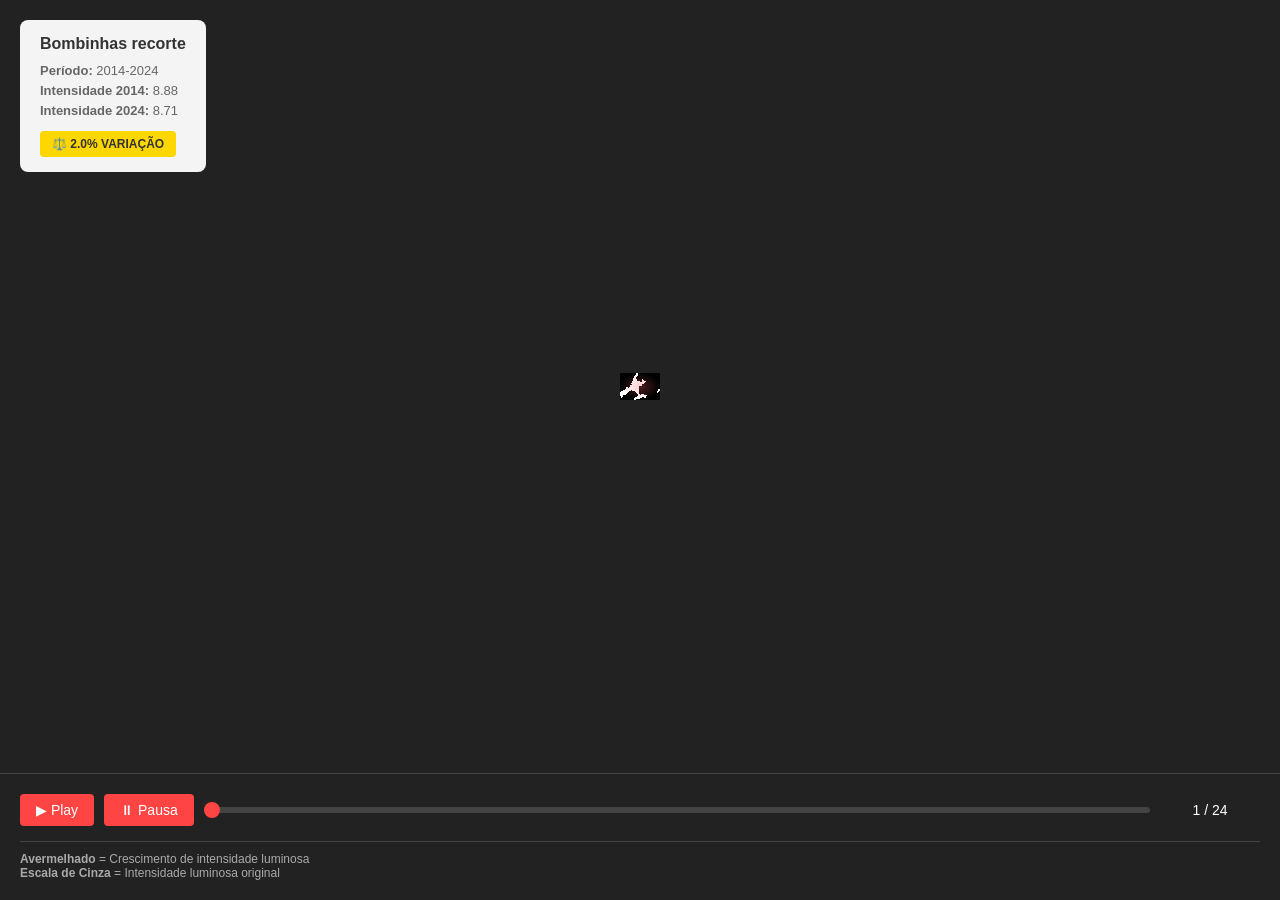
<file: outputs/test_timelapse.html>
<!DOCTYPE html>
<html>
<head>
    <meta charset="utf-8">
    <meta name="viewport" content="width=device-width, initial-scale=1">
    <title>Timelapse - Bombinhas recorte</title>
    <style>
        * { margin: 0; padding: 0; box-sizing: border-box; }
        body { font-family: 'Segoe UI', Tahoma, Geneva, Verdana, sans-serif; background: #1a1a1a; }
        
        .container {
            display: flex;
            flex-direction: column;
            height: 100vh;
            background: #0a0a0a;
        }
        
        .viewer {
            flex: 1;
            display: flex;
            align-items: center;
            justify-content: center;
            position: relative;
            background: #222;
            overflow: hidden;
        }
        
        .imagem-container {
            position: relative;
            max-width: 100%;
            max-height: 100%;
        }
        
        .imagem-container img {
            max-width: 100%;
            max-height: 100%;
            display: block;
        }
        
        .overlay {
            position: absolute;
            top: 0;
            left: 0;
            width: 100%;
            height: 100%;
            background: radial-gradient(ellipse at center, rgba(255, 100, 100, 0.3) 0%, transparent 70%);
            pointer-events: none;
        }
        
        .info-panel {
            position: absolute;
            top: 20px;
            left: 20px;
            background: rgba(255, 255, 255, 0.95);
            padding: 15px 20px;
            border-radius: 8px;
            z-index: 100;
            max-width: 300px;
        }
        
        .info-panel h2 { margin: 0 0 10px 0; color: #333; font-size: 16px; }
        .info-panel p { margin: 5px 0; color: #666; font-size: 13px; }
        
        .growth-label {
            display: inline-block;
            padding: 6px 12px;
            border-radius: 4px;
            font-weight: bold;
            margin-top: 8px;
            font-size: 12px;
        }
        
        .growth-label.crescimento { background-color: #FF4444; color: white; }
        .growth-label.estavel { background-color: #FFD700; color: #333; }
        
        .controls {
            background: #222;
            padding: 20px;
            border-top: 1px solid #444;
        }
        
        .control-group {
            display: flex;
            gap: 10px;
            align-items: center;
            margin-bottom: 15px;
        }
        
        button {
            background: #FF4444;
            color: white;
            border: none;
            padding: 8px 16px;
            border-radius: 4px;
            cursor: pointer;
            font-size: 14px;
            transition: background 0.2s;
        }
        
        button:hover { background: #FF6666; }
        button:disabled { background: #888; cursor: not-allowed; }
        
        input[type="range"] {
            flex: 1;
            height: 6px;
            border-radius: 3px;
            background: #444;
            outline: none;
            -webkit-appearance: none;
        }
        
        input[type="range"]::-webkit-slider-thumb {
            -webkit-appearance: none;
            appearance: none;
            width: 16px;
            height: 16px;
            border-radius: 50%;
            background: #FF4444;
            cursor: pointer;
        }
        
        input[type="range"]::-moz-range-thumb {
            width: 16px;
            height: 16px;
            border-radius: 50%;
            background: #FF4444;
            cursor: pointer;
            border: none;
        }
        
        .tempo-display {
            color: #fff;
            font-size: 14px;
            min-width: 100px;
            text-align: center;
        }
        
        .legenda {
            color: #aaa;
            font-size: 12px;
            margin-top: 10px;
            padding-top: 10px;
            border-top: 1px solid #444;
        }
    </style>
</head>
<body>
    <div class="container">
        <div class="viewer">
            <div class="imagem-container">
                <img id="imagemPrincipal" src="" alt="Timelapse">
                <div class="overlay"></div>
            </div>
            <div class="info-panel">
                <h2 id="nomeApp"></h2>
                <p><strong>Período:</strong> <span id="periodoApp"></span></p>
                <p><strong>Intensidade 2014:</strong> <span id="intensidadeInicio"></span></p>
                <p><strong>Intensidade 2024:</strong> <span id="intensidadeFim"></span></p>
                <div id="labelCrescimento" class="growth-label"></div>
            </div>
        </div>
        
        <div class="controls">
            <div class="control-group">
                <button id="btnPlay">▶ Play</button>
                <button id="btnPause">⏸ Pausa</button>
                <input type="range" id="sliderTempo" min="0" max="100" value="0">
                <span class="tempo-display"><span id="frameAtual">1</span> / <span id="totalFrames">1</span></span>
            </div>
            <div class="legenda">
                 <strong>Avermelhado</strong> = Crescimento de intensidade luminosa<br>
                <strong>Escala de Cinza</strong> = Intensidade luminosa original
            </div>
        </div>
    </div>
    
    <script>
        const dados = {"cidade": "Bombinhas recorte", "crescimento": -1.99, "intensidade_inicial": 8.88, "intensidade_final": 8.71, "anos": "2014-2024", "cor_crescimento": "#FFD700"};
        const imagens = [{"nome": "Bombinhas_2014_01.tif", "data": "[data-uri]"}, {"nome": "Bombinhas_2014_02.tif", "data": "[data-uri]"}, {"nome": "Bombinhas_2014_03.tif", "data": "[data-uri]"}, {"nome": "Bombinhas_2014_04.tif", "data": "[data-uri]"}, {"nome": "Bombinhas_2014_05.tif", "data": "[data-uri]"}, {"nome": "Bombinhas_2014_06.tif", "data": "[data-uri]"}, {"nome": "Bombinhas_2014_07.tif", "data": "[data-uri]"}, {"nome": "Bombinhas_2014_08.tif", "data": "[data-uri]"}, {"nome": "Bombinhas_2014_09.tif", "data": "[data-uri]"}, {"nome": "Bombinhas_2014_10.tif", "data": "[data-uri]"}, {"nome": "Bombinhas_2014_11.tif", "data": "[data-uri]"}, {"nome": "Bombinhas_2014_12.tif", "data": "[data-uri]"}, {"nome": "Bombinhas_2015_01.tif", "data": "[data-uri]"}, {"nome": "Bombinhas_2015_02.tif", "data": "[data-uri]"}, {"nome": "Bombinhas_2015_03.tif", "data": "[data-uri]"}, {"nome": "Bombinhas_2015_04.tif", "data": "[data-uri]"}, {"nome": "Bombinhas_2015_05.tif", "data": "[data-uri]"}, {"nome": "Bombinhas_2015_06.tif", "data": "[data-uri]"}, {"nome": "Bombinhas_2015_07.tif", "data": "[data-uri]"}, {"nome": "Bombinhas_2015_08.tif", "data": "[data-uri]"}, {"nome": "Bombinhas_2015_09.tif", "data": "[data-uri]"}, {"nome": "Bombinhas_2015_10.tif", "data": "[data-uri]"}, {"nome": "Bombinhas_2015_11.tif", "data": "[data-uri]"}, {"nome": "Bombinhas_2015_12.tif", "data": "[data-uri]"}];
        
        let indiceAtual = 0;
        let tocando = false;
        let intervalo = null;
        
        const imgPrincipal = document.getElementById('imagemPrincipal');
        const sliderTempo = document.getElementById('sliderTempo');
        const btnPlay = document.getElementById('btnPlay');
        const btnPause = document.getElementById('btnPause');
        const frameAtual = document.getElementById('frameAtual');
        const totalFrames = document.getElementById('totalFrames');
        
        // Inicializar informações
        document.getElementById('nomeApp').textContent = dados.cidade;
        document.getElementById('periodoApp').textContent = dados.anos;
        document.getElementById('intensidadeInicio').textContent = dados.intensidade_inicial;
        document.getElementById('intensidadeFim').textContent = dados.intensidade_final;
        
        const labelCrescimento = document.getElementById('labelCrescimento');
        labelCrescimento.className = 'growth-label ' + (dados.crescimento >= 5 ? 'crescimento' : 'estavel');
        labelCrescimento.textContent = (dados.crescimento >= 5 ? '📈 ' : '⚖️ ') + 
                                      Math.abs(dados.crescimento).toFixed(1) + '% ' +
                                      (dados.crescimento >= 5 ? 'CRESCIMENTO' : 'VARIAÇÃO');
        
        totalFrames.textContent = imagens.length;
        sliderTempo.max = imagens.length - 1;
        
        function mostrarFrame(indice) {
            if (indice < 0 || indice >= imagens.length) return;
            
            indiceAtual = indice;
            const imagem = imagens[indice];
            
            if (imagem.data !== 'placeholder') {
                imgPrincipal.src = imagem.data;
            } else {
                imgPrincipal.src = 'data:image/svg+xml,<svg xmlns="http://www.w3.org/2000/svg" width="800" height="600"><rect width="800" height="600" fill="%23333"/><text x="400" y="300" fill="%23fff" text-anchor="middle" font-size="24">Imagem não disponível</text></svg>';
            }
            
            sliderTempo.value = indice;
            frameAtual.textContent = indice + 1;
        }
        
        function play() {
            if (tocando) return;
            tocando = true;
            btnPlay.disabled = true;
            btnPause.disabled = false;
            
            intervalo = setInterval(() => {
                if (indiceAtual < imagens.length - 1) {
                    mostrarFrame(indiceAtual + 1);
                } else {
                    clearInterval(intervalo);
                    tocando = false;
                    btnPlay.disabled = false;
                    btnPause.disabled = true;
                }
            }, 500);
        }
        
        function pausa() {
            tocando = false;
            btnPlay.disabled = false;
            btnPause.disabled = true;
            if (intervalo) clearInterval(intervalo);
        }
        
        btnPlay.addEventListener('click', play);
        btnPause.addEventListener('click', pausa);
        sliderTempo.addEventListener('input', (e) => {
            pausa();
            mostrarFrame(parseInt(e.target.value));
        });
        
        // Carregar primeiro frame
        mostrarFrame(0);
    </script>
</body>
</html>
</file>
